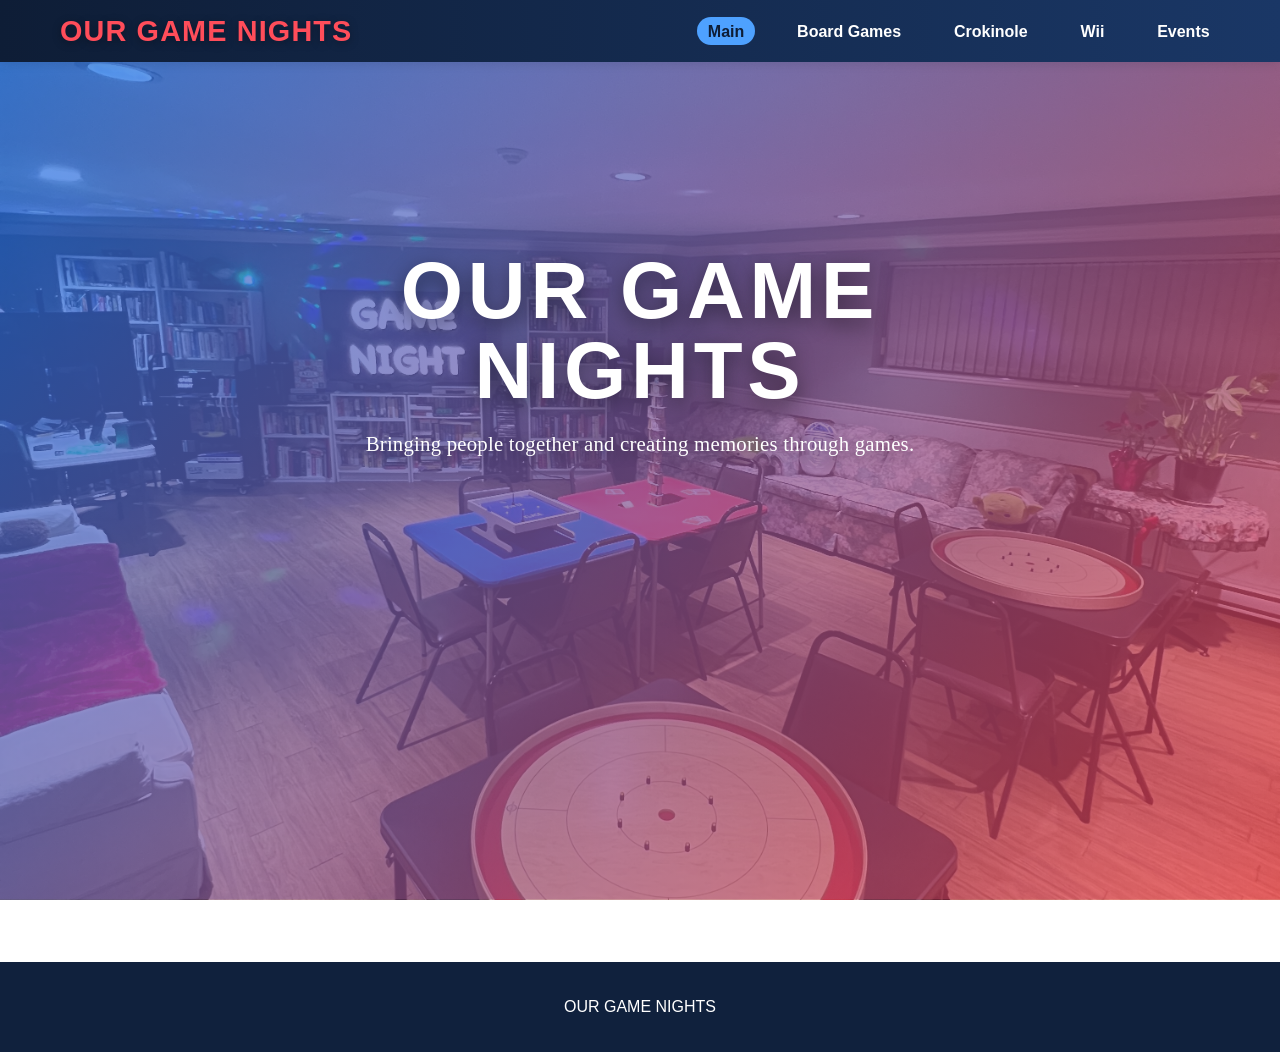
<file: index.html>
<!DOCTYPE html>
<html lang="en">
<head>
    <meta charset="UTF-8">
    <meta name="viewport" content="width=device-width, initial-scale=1.0">
    <meta name="description" content="Game Night Guide with board games, Crokinole, Wii setup, and upcoming night activities.">
    <meta name="referrer" content="strict-origin-when-cross-origin">
    <title>OUR GAME NIGHTS</title>
    <link rel="preload" as="image" href="images/gnmain.jpg" fetchpriority="high">
    <link rel="stylesheet" href="styles.css">
</head>
<body>
    <nav class="navbar">
        <div class="container">
            <a href="index.html" class="nav-brand" tabindex="0">OUR GAME NIGHTS</a>
            <ul class="nav-links">
                <li><a href="index.html" class="active">Main</a></li>
                <li><a href="boardgames.html">Board Games</a></li>
                <li><a href="crokinole.html">Crokinole</a></li>
                <li><a href="wii.html">Wii</a></li>
                <li><a href="8.html">Events</a></li>
            </ul>
        </div>
    </nav>

    <header class="hero">
        <div class="hero-content">
            <article class="main-info-card">
                <h1>OUR GAME NIGHTS</h1>
                <p class="letter-line">Bringing people together and creating memories through games.</p>
            </article>
        </div>
    </header>

    <footer class="footer">
        <div class="container">
                <p>OUR GAME NIGHTS</p>
        </div>
    </footer>
</body>
</html>
</file>
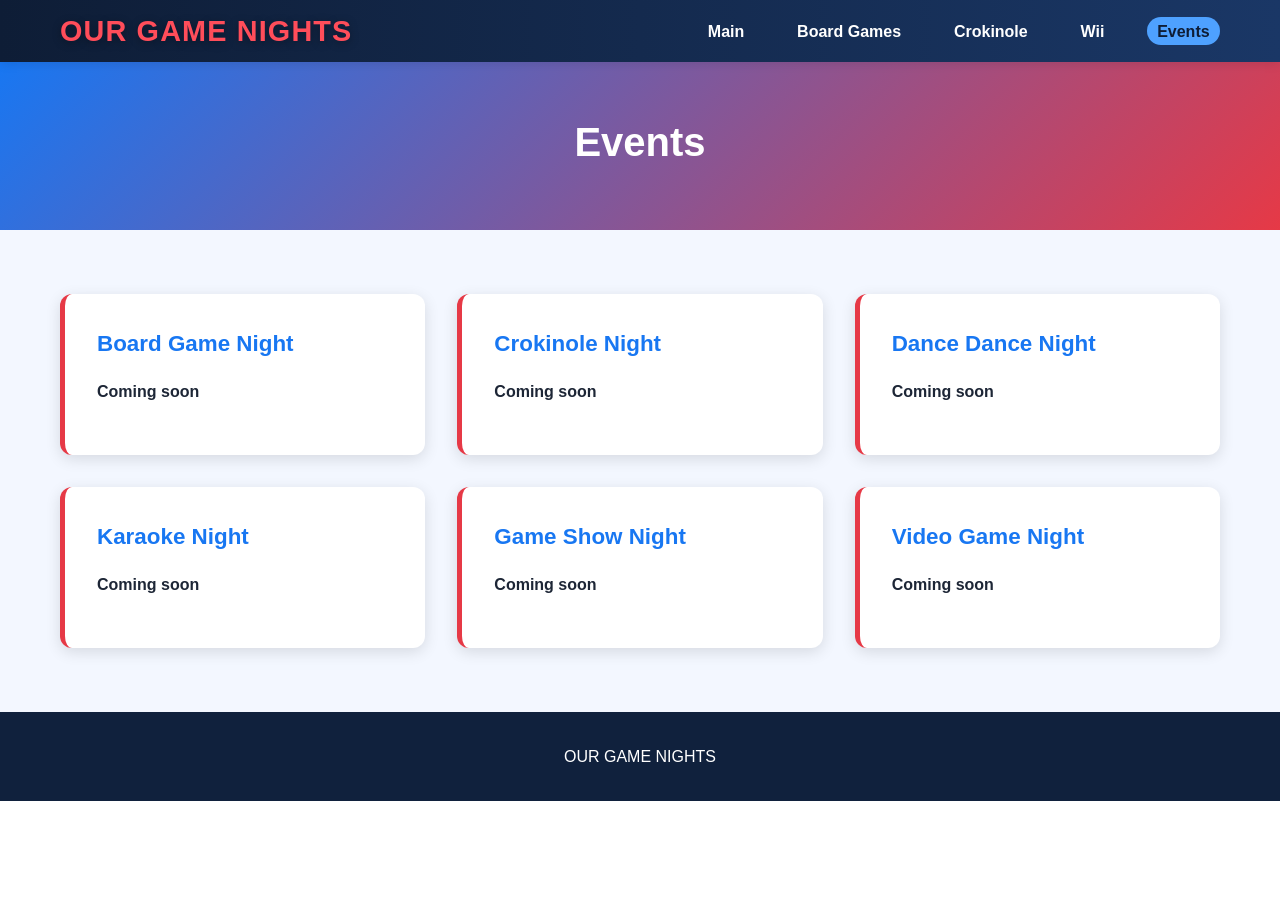
<file: 8.html>
<!DOCTYPE html>
<html lang="en">
<head>
    <meta charset="UTF-8">
    <meta name="viewport" content="width=device-width, initial-scale=1.0">
    <meta name="description" content="Upcoming and optional game night events with status updates.">
    <meta name="referrer" content="strict-origin-when-cross-origin">
    <title>Events - OUR GAME NIGHTS</title>
    <link rel="stylesheet" href="styles.css">
</head>
<body>
    <nav class="navbar">
        <div class="container">
            <a href="index.html" class="nav-brand" tabindex="0">OUR GAME NIGHTS</a>
            <ul class="nav-links">
                <li><a href="index.html">Main</a></li>
                <li><a href="boardgames.html">Board Games</a></li>
                <li><a href="crokinole.html">Crokinole</a></li>
                <li><a href="wii.html">Wii</a></li>
                <li><a href="8.html" class="active">Events</a></li>
            </ul>
        </div>
    </nav>

    <div class="page-header">
        <h1>Events</h1>
    </div>

    <section class="upcoming-events-section">
        <div class="container">
            <div class="events-cards">
                <article class="event-card-2030">
                    <h3>Board Game Night</h3>
                    <p class="event-description"><strong>Coming soon</strong></p>
                </article>
                <article class="event-card-2030">
                    <h3>Crokinole Night</h3>
                    <p class="event-description"><strong>Coming soon</strong></p>
                </article>
                <article class="event-card-2030">
                    <h3>Dance Dance Night</h3>
                    <p class="event-description"><strong>Coming soon</strong></p>
                </article>
                <article class="event-card-2030">
                    <h3>Karaoke Night</h3>
                    <p class="event-description"><strong>Coming soon</strong></p>
                </article>
                <article class="event-card-2030">
                    <h3>Game Show Night</h3>
                    <p class="event-description"><strong>Coming soon</strong></p>
                </article>
                <article class="event-card-2030">
                    <h3>Video Game Night</h3>
                    <p class="event-description"><strong>Coming soon</strong></p>
                </article>
            </div>
        </div>
    </section>

    <footer class="footer">
        <div class="container">
                <p>OUR GAME NIGHTS</p>
        </div>
    </footer>
</body>
</html>
</file>
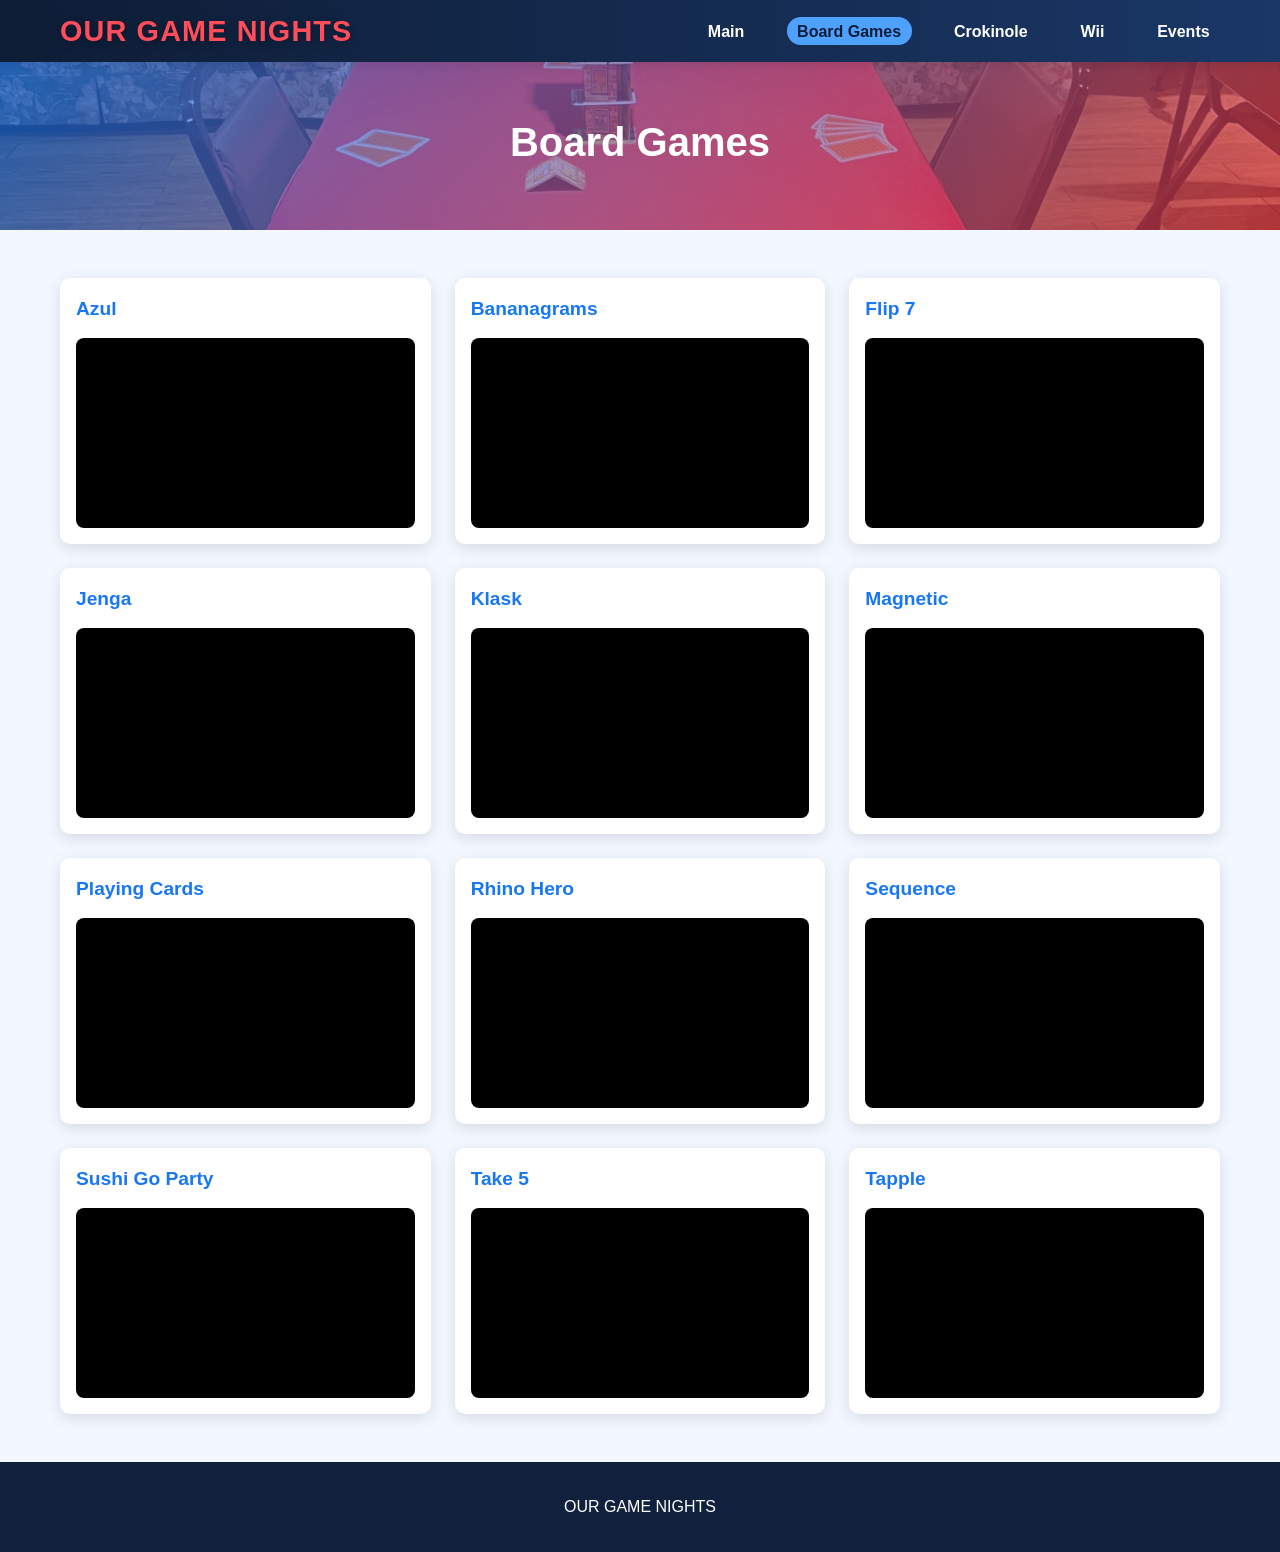
<file: boardgames.html>
<!DOCTYPE html>
<html lang="en">
<head>
    <meta charset="UTF-8">
    <meta name="viewport" content="width=device-width, initial-scale=1.0">
    <meta name="description" content="Board game tutorials and quick info videos for game night activities.">
    <meta name="referrer" content="strict-origin-when-cross-origin">
    <title>Board Games - OUR GAME NIGHTS</title>
    <link rel="stylesheet" href="styles.css">
</head>
<body>
    <nav class="navbar">
        <div class="container">
            <a href="index.html" class="nav-brand" tabindex="0">OUR GAME NIGHTS</a>
            <ul class="nav-links">
                <li><a href="index.html">Main</a></li>
                <li><a href="boardgames.html" class="active">Board Games</a></li>
                <li><a href="crokinole.html">Crokinole</a></li>
                <li><a href="wii.html">Wii</a></li>
                <li><a href="8.html">Events</a></li>
            </ul>
        </div>
    </nav>

    <div class="page-header page-header-boardgames">
        <h1>Board Games</h1>
    </div>

    <section class="tutorial-section">
        <div class="container">
            <div class="video-grid">
                <article class="video-card">
                    <h2>Azul</h2>
                    <div class="video-frame">
                        <iframe src="https://www.youtube-nocookie.com/embed/193R2h2M3Yk" title="Azul Info Video" loading="lazy" allow="accelerometer; autoplay; clipboard-write; encrypted-media; gyroscope; picture-in-picture; web-share" referrerpolicy="strict-origin-when-cross-origin" allowfullscreen></iframe>
                    </div>
                </article>

                <article class="video-card">
                    <h2>Bananagrams</h2>
                    <div class="video-frame">
                        <iframe src="https://www.youtube-nocookie.com/embed/EbjlKNBv_cA" title="Bananagrams Info Video" loading="lazy" allow="accelerometer; autoplay; clipboard-write; encrypted-media; gyroscope; picture-in-picture; web-share" referrerpolicy="strict-origin-when-cross-origin" allowfullscreen></iframe>
                    </div>
                </article>

                <article class="video-card">
                    <h2>Flip 7</h2>
                    <div class="video-frame">
                        <iframe src="https://www.youtube-nocookie.com/embed/kOrwfiQLK_I" title="Flip 7 Info Video" loading="lazy" allow="accelerometer; autoplay; clipboard-write; encrypted-media; gyroscope; picture-in-picture; web-share" referrerpolicy="strict-origin-when-cross-origin" allowfullscreen></iframe>
                    </div>
                </article>

                <article class="video-card">
                    <h2>Jenga</h2>
                    <div class="video-frame">
                        <iframe src="https://www.youtube-nocookie.com/embed/HqVI1YX0wcQ" title="Jenga Info Video" loading="lazy" allow="accelerometer; autoplay; clipboard-write; encrypted-media; gyroscope; picture-in-picture; web-share" referrerpolicy="strict-origin-when-cross-origin" allowfullscreen></iframe>
                    </div>
                </article>

                <article class="video-card">
                    <h2>Klask</h2>
                    <div class="video-frame">
                        <iframe src="https://www.youtube-nocookie.com/embed/6NLPl1vfyYU" title="Klask Info Video" loading="lazy" allow="accelerometer; autoplay; clipboard-write; encrypted-media; gyroscope; picture-in-picture; web-share" referrerpolicy="strict-origin-when-cross-origin" allowfullscreen></iframe>
                    </div>
                </article>

                <article class="video-card">
                    <h2>Magnetic</h2>
                    <div class="video-frame">
                        <iframe src="https://www.youtube-nocookie.com/embed/qusukAmxoNQ" title="Magnetic Info Video" loading="lazy" allow="accelerometer; autoplay; clipboard-write; encrypted-media; gyroscope; picture-in-picture; web-share" referrerpolicy="strict-origin-when-cross-origin" allowfullscreen></iframe>
                    </div>
                </article>

                <article class="video-card">
                    <h2>Playing Cards</h2>
                    <div class="video-frame">
                        <iframe src="https://www.youtube-nocookie.com/embed/U28DKiVQpVM" title="Playing Cards Info Video" loading="lazy" allow="accelerometer; autoplay; clipboard-write; encrypted-media; gyroscope; picture-in-picture; web-share" referrerpolicy="strict-origin-when-cross-origin" allowfullscreen></iframe>
                    </div>
                </article>

                <article class="video-card">
                    <h2>Rhino Hero</h2>
                    <div class="video-frame">
                        <iframe src="https://www.youtube-nocookie.com/embed/dOfLs88y87I" title="Rhino Hero Info Video" loading="lazy" allow="accelerometer; autoplay; clipboard-write; encrypted-media; gyroscope; picture-in-picture; web-share" referrerpolicy="strict-origin-when-cross-origin" allowfullscreen></iframe>
                    </div>
                </article>

                <article class="video-card">
                    <h2>Sequence</h2>
                    <div class="video-frame">
                        <iframe src="https://www.youtube-nocookie.com/embed/c32cx-oZux8" title="Sequence Info Video" loading="lazy" allow="accelerometer; autoplay; clipboard-write; encrypted-media; gyroscope; picture-in-picture; web-share" referrerpolicy="strict-origin-when-cross-origin" allowfullscreen></iframe>
                    </div>
                </article>

                <article class="video-card">
                    <h2>Sushi Go Party</h2>
                    <div class="video-frame">
                        <iframe src="https://www.youtube-nocookie.com/embed/uSN0NoaeNbk" title="Sushi Go Party Info Video" loading="lazy" allow="accelerometer; autoplay; clipboard-write; encrypted-media; gyroscope; picture-in-picture; web-share" referrerpolicy="strict-origin-when-cross-origin" allowfullscreen></iframe>
                    </div>
                </article>

                <article class="video-card">
                    <h2>Take 5</h2>
                    <div class="video-frame">
                        <iframe src="https://www.youtube-nocookie.com/embed/_BMP2Zgn_aY" title="Take 5 Info Video" loading="lazy" allow="accelerometer; autoplay; clipboard-write; encrypted-media; gyroscope; picture-in-picture; web-share" referrerpolicy="strict-origin-when-cross-origin" allowfullscreen></iframe>
                    </div>
                </article>

                <article class="video-card">
                    <h2>Tapple</h2>
                    <div class="video-frame">
                        <iframe src="https://www.youtube-nocookie.com/embed/N_YlG_FsWps" title="Tapple Info Video" loading="lazy" allow="accelerometer; autoplay; clipboard-write; encrypted-media; gyroscope; picture-in-picture; web-share" referrerpolicy="strict-origin-when-cross-origin" allowfullscreen></iframe>
                    </div>
                </article>
            </div>
        </div>
    </section>

    <footer class="footer">
        <div class="container">
                <p>OUR GAME NIGHTS</p>
        </div>
    </footer>
</body>
</html>
</file>
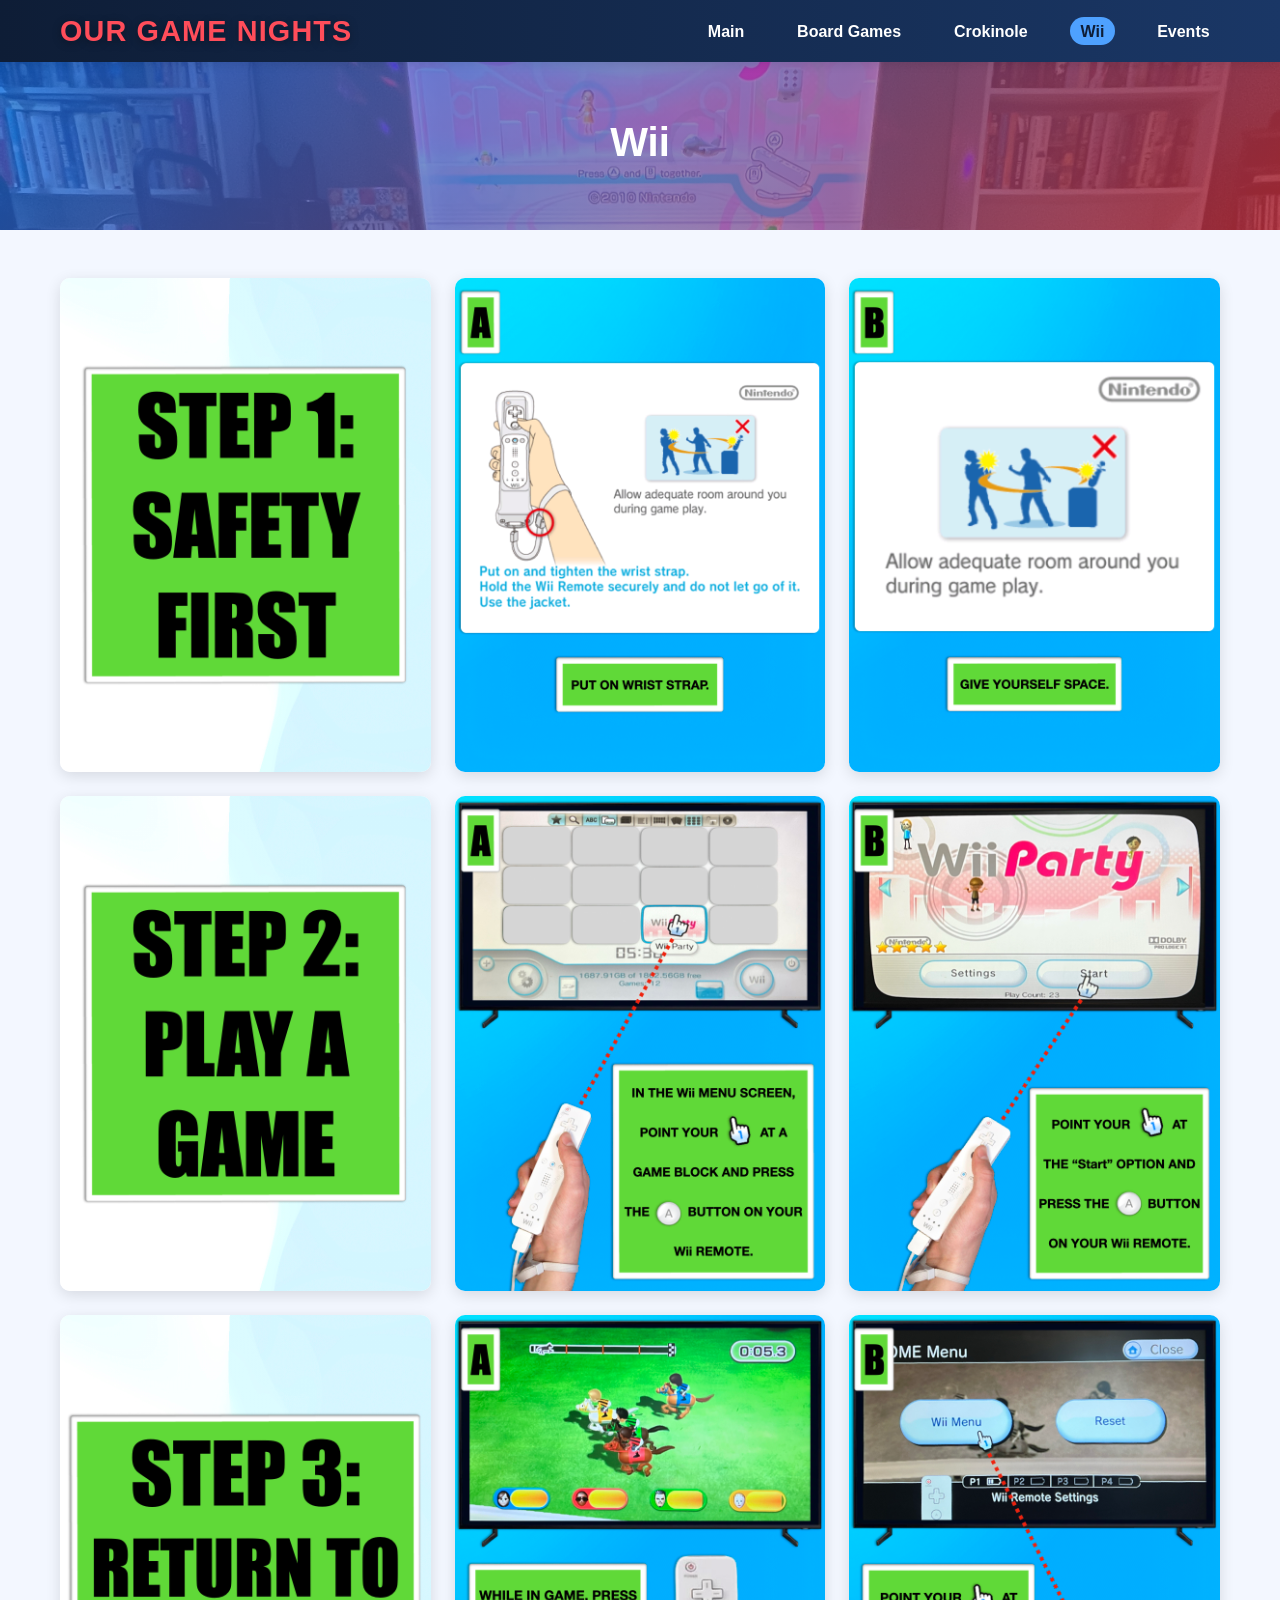
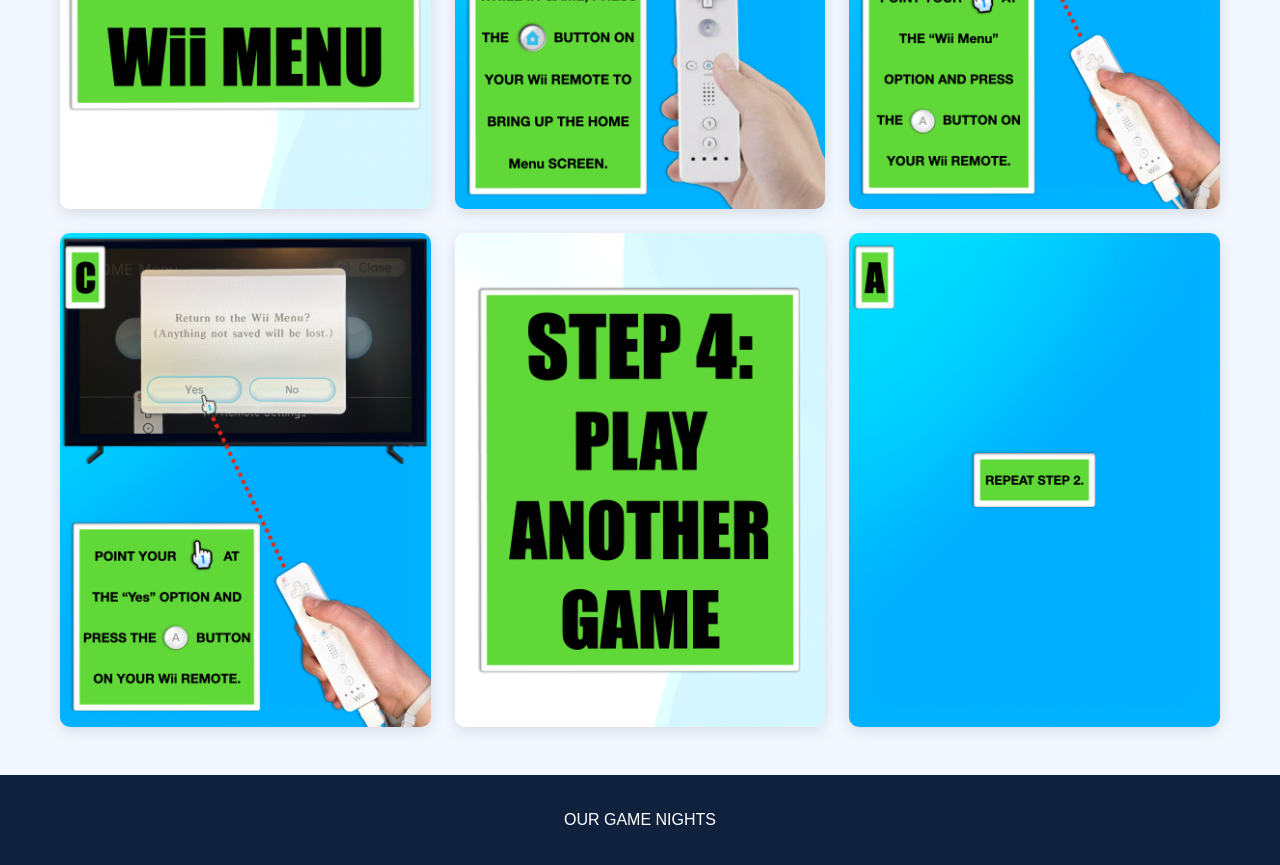
<file: wii.html>
<!DOCTYPE html>
<html lang="en">
<head>
    <meta charset="UTF-8">
    <meta name="viewport" content="width=device-width, initial-scale=1.0">
    <meta name="description" content="Wii setup and tutorial guide with step-by-step images for game night.">
    <meta name="referrer" content="strict-origin-when-cross-origin">
    <title>Wii - OUR GAME NIGHTS</title>
    <link rel="stylesheet" href="styles.css">
</head>
<body>
    <nav class="navbar">
        <div class="container">
            <a href="index.html" class="nav-brand" tabindex="0">OUR GAME NIGHTS</a>
            <ul class="nav-links">
                <li><a href="index.html">Main</a></li>
                <li><a href="boardgames.html">Board Games</a></li>
                <li><a href="crokinole.html">Crokinole</a></li>
                <li><a href="wii.html" class="active">Wii</a></li>
                <li><a href="8.html">Events</a></li>
            </ul>
        </div>
    </nav>

    <div class="page-header page-header-wii">
        <h1>Wii</h1>
    </div>

    <section class="tutorial-section">
        <div class="container">
            <div class="tutorial-grid">
                <div class="tutorial-image">
                    <img src="images/wii/2wii.jpeg" alt="Wii Tutorial Step 2" loading="lazy" decoding="async">
                </div>
                <div class="tutorial-image">
                    <img src="images/wii/3wii.jpeg" alt="Wii Tutorial Step 3" loading="lazy" decoding="async">
                </div>
                <div class="tutorial-image">
                    <img src="images/wii/4wii.jpeg" alt="Wii Tutorial Step 4" loading="lazy" decoding="async">
                </div>
                <div class="tutorial-image">
                    <img src="images/wii/5wii.jpeg" alt="Wii Tutorial Step 5" loading="lazy" decoding="async">
                </div>
                <div class="tutorial-image">
                    <img src="images/wii/6wii.jpeg" alt="Wii Tutorial Step 6" loading="lazy" decoding="async">
                </div>
                <div class="tutorial-image">
                    <img src="images/wii/7wii.jpeg" alt="Wii Tutorial Step 7" loading="lazy" decoding="async">
                </div>
                <div class="tutorial-image">
                    <img src="images/wii/8wii.jpeg" alt="Wii Tutorial Step 8" loading="lazy" decoding="async">
                </div>
                <div class="tutorial-image">
                    <img src="images/wii/9wii.jpeg" alt="Wii Tutorial Step 9" loading="lazy" decoding="async">
                </div>
                <div class="tutorial-image">
                    <img src="images/wii/10wii.jpeg" alt="Wii Tutorial Step 10" loading="lazy" decoding="async">
                </div>
                <div class="tutorial-image">
                    <img src="images/wii/11wii.jpeg" alt="Wii Tutorial Step 11" loading="lazy" decoding="async">
                </div>
                <div class="tutorial-image">
                    <img src="images/wii/12wii.jpeg" alt="Wii Tutorial Step 12" loading="lazy" decoding="async">
                </div>
                <div class="tutorial-image">
                    <img src="images/wii/13wii.jpeg" alt="Wii Tutorial Step 13" loading="lazy" decoding="async">
                </div>
            </div>
        </div>
    </section>

    <footer class="footer">
        <div class="container">
                <p>OUR GAME NIGHTS</p>
        </div>
    </footer>
</body>
</html>
</file>
<file: styles.css>
/* ============================================
   GAME NIGHT - Global Styles
   ============================================ */

* {
    margin: 0;
    padding: 0;
    box-sizing: border-box;
}

:root {
    --primary-color: #1877f2;
    --secondary-color: #e63946;
    --accent-color: #4ea1ff;
    --dark-bg: #10213d;
    --light-bg: #f3f7ff;
    --text-dark: #1d2636;
    --text-light: #4c5a70;
    --border-color: #d4ddee;
    --shadow: 0 2px 10px rgba(0, 0, 0, 0.1);
    --shadow-lg: 0 8px 20px rgba(0, 0, 0, 0.15);
}

html {
    scroll-behavior: smooth;
}

body {
    font-family: 'Segoe UI', Tahoma, Geneva, Verdana, sans-serif;
    line-height: 1.6;
    color: var(--text-dark);
    background-color: #fff;
}

.container {
    max-width: 1200px;
    margin: 0 auto;
    padding: 0 20px;
}

/* ============================================
   NAVIGATION
   ============================================ */

.navbar {
    background: linear-gradient(90deg, #0e1d36 0%, #1a3766 100%);
    color: white;
    padding: 1rem 0;
    position: sticky;
    top: 0;
    z-index: 1000;
    box-shadow: var(--shadow);
}

.navbar .container {
    display: flex;
    justify-content: space-between;
    align-items: center;
}

.nav-brand {
    font-size: 1.8rem;
    font-weight: 800;
    letter-spacing: 0.04em;
    color: #ff4d5a;
    text-shadow: 0 2px 8px rgba(0, 0, 0, 0.35);
    text-decoration: none;
    display: inline-block;
    line-height: 1.05;
}

.brand-break {
    display: none;
}

.nav-links {
    display: flex;
    list-style: none;
    gap: 2rem;
}

.nav-links a {
    color: white;
    text-decoration: none !important;
    transition: all 0.25s ease;
    font-weight: 600;
    padding: 0.35rem 0.65rem;
    border-radius: 999px;
    white-space: nowrap;
}

.nav-links a:hover,
.nav-links a.active {
    color: #0e1d36;
    background-color: var(--accent-color);
}

/* ============================================
   BUTTONS
   ============================================ */

.btn {
    display: inline-block;
    padding: 0.75rem 1.5rem;
    border: none;
    border-radius: 5px;
    text-decoration: none;
    cursor: pointer;
    font-weight: 600;
    transition: all 0.3s ease;
    font-size: 0.92rem;
}

.btn-primary {
    background-color: var(--primary-color);
    color: white;
}

.btn-primary:hover {
    background-color: #5a52d5;
    transform: translateY(-2px);
    box-shadow: var(--shadow-lg);
}

.btn-secondary {
    background-color: var(--secondary-color);
    color: white;
}

.btn-secondary:hover {
    background-color: #ff5252;
    transform: translateY(-2px);
    box-shadow: var(--shadow-lg);
}

/* ============================================
   HERO SECTION
   ============================================ */

.hero {
    background: linear-gradient(135deg, rgba(24, 119, 242, 0.72), rgba(230, 57, 70, 0.72)), url('images/gnmain.jpg');
    background-size: cover;
    background-position: center;
    background-attachment: fixed;
    color: white;
    padding: 0;
    text-align: center;
    min-height: 100vh;
    display: flex;
    align-items: center;
    justify-content: center;
}

.hero-content h1 {
    font-size: 3rem;
    margin-bottom: 1rem;
    animation: fadeInUp 0.8s ease;
}

.hero-content {
    transform: translateY(-16vh);
}

.main-info-card {
    max-width: 760px;
    background: transparent;
    color: #ffffff;
    border: none;
    border-radius: 0;
    padding: 2rem 2rem 1.6rem;
    box-shadow: none;
}

.main-info-card h1 {
    color: #ffffff;
    letter-spacing: 0.06em;
    font-size: clamp(2.4rem, 8vw, 5rem);
    margin-bottom: 0.6rem;
    line-height: 1;
    text-shadow: 0 6px 20px rgba(0, 0, 0, 0.45);
}

.letter-line {
    font-family: 'Palatino Linotype', 'Book Antiqua', Palatino, serif;
    font-size: clamp(1.1rem, 2.4vw, 1.45rem);
    line-height: 1.6;
    letter-spacing: 0.01em;
    margin: 1rem auto 0;
    max-width: 58ch;
    text-shadow: 0 4px 16px rgba(0, 0, 0, 0.42);
}

.hero-content p {
    font-size: 1.3rem;
    margin-bottom: 2rem;
    animation: fadeInUp 1s ease;
}

.event-date-label {
    font-size: clamp(1.5rem, 4.2vw, 2.6rem);
    font-weight: 800;
    letter-spacing: 0.05em;
    text-transform: uppercase;
    margin-bottom: 0 !important;
    background: linear-gradient(90deg, #b70f26, #e63946);
    color: white;
    border-radius: 999px;
    border: 2px solid rgba(255, 255, 255, 0.85);
    box-shadow: 0 8px 24px rgba(0, 0, 0, 0.35);
    padding: 0.7rem 1.2rem;
    display: inline-block;
    margin-top: 0.6rem;
}

.hero-content .btn {
    animation: fadeInUp 1.2s ease;
}

@keyframes fadeInUp {
    from {
        opacity: 0;
        transform: translateY(30px);
    }
    to {
        opacity: 1;
        transform: translateY(0);
    }
}

/* ============================================
   PAGE HEADER
   ============================================ */

.page-header {
    background: linear-gradient(135deg, var(--primary-color), var(--secondary-color));
    color: white;
    padding: 3rem 2rem;
    text-align: center;
}

.page-header h1 {
    font-size: 2.5rem;
    margin-bottom: 0.5rem;
}

.page-header p {
    font-size: 1.2rem;
    opacity: 0.95;
}

.page-header-crokinole {
    background: linear-gradient(135deg, rgba(24, 119, 242, 0.68), rgba(230, 57, 70, 0.68)), url('images/crokmain.jpg');
    background-size: cover;
    background-position: center 30%;
}

.page-header-boardgames {
    background: linear-gradient(135deg, rgba(24, 119, 242, 0.68), rgba(230, 57, 70, 0.68)), url('images/bgmain.jpg');
    background-size: cover;
    background-position: center 50%;
}

.page-header-wii {
    background: linear-gradient(135deg, rgba(24, 119, 242, 0.68), rgba(230, 57, 70, 0.68)), url('images/wiimain.jpg');
    background-size: cover;
    background-position: center 30%;
}

/* ============================================
   UPCOMING EVENTS 2030 SECTION
   ============================================ */

.upcoming-events-section {
    padding: 4rem 2rem;
    background-color: var(--light-bg);
}

.upcoming-events-section h2 {
    text-align: center;
    font-size: 2.5rem;
    margin-bottom: 3rem;
    color: var(--text-dark);
}

.events-cards {
    display: grid;
    grid-template-columns: repeat(auto-fit, minmax(280px, 1fr));
    gap: 2rem;
    max-width: 1200px;
    margin: 0 auto;
}

.event-card-2030 {
    background: white;
    padding: 2rem;
    border-radius: 12px;
    box-shadow: 0 4px 15px rgba(0, 0, 0, 0.12);
    border-left: 5px solid var(--secondary-color);
    transition: all 0.3s ease;
}

.event-card-2030:hover {
    transform: translateY(-5px);
    box-shadow: 0 8px 25px rgba(0, 0, 0, 0.18);
}

.event-card-2030 h3 {
    color: var(--primary-color);
    font-size: 1.4rem;
    margin-bottom: 0.8rem;
}

.player-count {
    display: inline-block;
    background: linear-gradient(90deg, var(--primary-color), var(--secondary-color));
    color: white;
    padding: 0.5rem 1rem;
    border-radius: 999px;
    font-weight: 700;
    font-size: 0.95rem;
    margin-bottom: 1rem;
}

.event-description {
    color: var(--text-light);
    line-height: 1.8;
}

/* ============================================
   FEATURES SECTION
   ============================================ */

.features {
    padding: 4rem 2rem;
    background-color: var(--light-bg);
}

.features h2 {
    text-align: center;
    font-size: 2.5rem;
    margin-bottom: 3rem;
    color: var(--text-dark);
}

.features-grid {
    display: grid;
    grid-template-columns: repeat(auto-fit, minmax(250px, 1fr));
    gap: 2rem;
}

.feature-card {
    background: white;
    padding: 2rem;
    border-radius: 10px;
    text-align: center;
    box-shadow: var(--shadow);
    transition: all 0.3s ease;
}

.feature-card:hover {
    transform: translateY(-10px);
    box-shadow: var(--shadow-lg);
}

.feature-icon {
    font-size: 3rem;
    margin-bottom: 1rem;
}

.feature-card h3 {
    font-size: 1.3rem;
    margin-bottom: 1rem;
    color: var(--primary-color);
}

.feature-card p {
    color: var(--text-light);
}

/* ============================================
   UPCOMING EVENTS SECTION
   ============================================ */

.upcoming {
    padding: 4rem 2rem;
}

.upcoming h2 {
    text-align: center;
    font-size: 2.5rem;
    margin-bottom: 3rem;
    color: var(--text-dark);
}

.events-preview {
    display: grid;
    grid-template-columns: repeat(auto-fit, minmax(300px, 1fr));
    gap: 2rem;
}

.event-card {
    background: white;
    padding: 2rem;
    border-radius: 10px;
    border-left: 5px solid var(--primary-color);
    box-shadow: var(--shadow);
    transition: all 0.3s ease;
}

.event-card:hover {
    transform: translateY(-5px);
    box-shadow: var(--shadow-lg);
}

.event-card h3 {
    color: var(--primary-color);
    font-size: 1.5rem;
    margin-bottom: 1rem;
}

.event-card p {
    margin-bottom: 0.8rem;
    color: var(--text-light);
}

/* ============================================
   EVENTS SECTION
   ============================================ */

.events-section {
    padding: 3rem 2rem;
}

.events-list {
    max-width: 900px;
    margin: 0 auto;
}

.event-detail {
    display: flex;
    gap: 2rem;
    margin-bottom: 3rem;
    background: white;
    padding: 2rem;
    border-radius: 10px;
    box-shadow: var(--shadow);
    transition: all 0.3s ease;
}

.event-detail:hover {
    box-shadow: var(--shadow-lg);
    transform: translateX(5px);
}

.event-date {
    background: linear-gradient(135deg, var(--primary-color), var(--secondary-color));
    color: white;
    padding: 1.5rem;
    border-radius: 10px;
    min-width: 100px;
    text-align: center;
    font-weight: bold;
    font-size: 1.1rem;
    height: fit-content;
}

.event-info h2 {
    color: var(--primary-color);
    margin-bottom: 1rem;
    font-size: 1.8rem;
}

.event-time,
.event-location {
    color: var(--text-light);
    margin-bottom: 0.5rem;
    font-weight: 500;
}

.event-description {
    margin: 1rem 0;
    color: var(--text-dark);
    line-height: 1.8;
}

.event-details {
    display: flex;
    gap: 1rem;
    margin: 1.5rem 0;
    flex-wrap: wrap;
}

.badge {
    display: inline-block;
    background-color: var(--accent-color);
    color: var(--dark-bg);
    padding: 0.5rem 1rem;
    border-radius: 20px;
    font-size: 0.9rem;
    font-weight: 600;
}

/* ============================================
   ABOUT SECTION
   ============================================ */

.about-section {
    padding: 4rem 2rem;
    max-width: 900px;
    margin: 0 auto;
}

.about-content h2 {
    color: var(--primary-color);
    font-size: 2rem;
    margin-top: 2rem;
    margin-bottom: 1rem;
}

.about-content p {
    line-height: 1.8;
    color: var(--text-dark);
    margin-bottom: 1.5rem;
}

.about-list {
    list-style: none;
    margin-bottom: 2rem;
}

.about-list li {
    padding: 0.8rem 0;
    color: var(--text-dark);
    font-size: 1.1rem;
}

.why-grid {
    display: grid;
    grid-template-columns: repeat(auto-fit, minmax(250px, 1fr));
    gap: 2rem;
    margin: 2rem 0;
}

.why-card {
    background: var(--light-bg);
    padding: 2rem;
    border-radius: 10px;
    border-left: 5px solid var(--secondary-color);
}

.why-card h3 {
    color: var(--secondary-color);
    margin-bottom: 1rem;
}

.why-card p {
    color: var(--text-light);
}

.impact-list {
    list-style: none;
    margin-bottom: 2rem;
}

.impact-list li {
    padding: 0.8rem 0;
    color: var(--text-dark);
    font-size: 1.1rem;
}

/* ============================================
   TEAM SECTION
   ============================================ */

.team-section {
    padding: 4rem 2rem;
    background-color: var(--light-bg);
}

.team-section h2 {
    text-align: center;
    font-size: 2.5rem;
    margin-bottom: 1rem;
    color: var(--text-dark);
}

.team-section > .container > p {
    text-align: center;
    margin-bottom: 3rem;
    color: var(--text-light);
}

.team-grid {
    display: grid;
    grid-template-columns: repeat(auto-fit, minmax(200px, 1fr));
    gap: 2rem;
}

.team-member {
    background: white;
    padding: 2rem;
    border-radius: 10px;
    text-align: center;
    box-shadow: var(--shadow);
    transition: all 0.3s ease;
}

.team-member:hover {
    transform: translateY(-10px);
    box-shadow: var(--shadow-lg);
}

.member-avatar {
    font-size: 4rem;
    margin-bottom: 1rem;
}

.team-member h3 {
    color: var(--primary-color);
    margin-bottom: 0.5rem;
}

.team-member p {
    color: var(--text-light);
}

/* ============================================
   CONTACT SECTION
   ============================================ */

.contact-section {
    padding: 4rem 2rem;
}

.contact-grid {
    display: grid;
    grid-template-columns: 1fr 1fr;
    gap: 3rem;
    max-width: 1000px;
    margin: 0 auto;
}

.contact-info h2,
.contact-form h2 {
    color: var(--primary-color);
    margin-bottom: 2rem;
    font-size: 1.8rem;
}

.info-card {
    background: var(--light-bg);
    padding: 1.5rem;
    border-radius: 10px;
    margin-bottom: 1.5rem;
    border-left: 5px solid var(--secondary-color);
}

.info-card h3 {
    color: var(--secondary-color);
    margin-bottom: 0.5rem;
}

.info-card a {
    color: var(--primary-color);
    text-decoration: none;
}

.info-card a:hover {
    text-decoration: underline;
}

/* ============================================
   FORM STYLES
   ============================================ */

.form-group {
    margin-bottom: 1.5rem;
}

.form-group label {
    display: block;
    margin-bottom: 0.5rem;
    font-weight: 600;
    color: var(--text-dark);
}

.form-group input,
.form-group select,
.form-group textarea {
    width: 100%;
    padding: 0.75rem;
    border: 2px solid var(--border-color);
    border-radius: 5px;
    font-family: inherit;
    font-size: 1rem;
    transition: border-color 0.3s ease;
}

.form-group input:focus,
.form-group select:focus,
.form-group textarea:focus {
    outline: none;
    border-color: var(--primary-color);
}

.form-group textarea {
    resize: vertical;
}

/* ============================================
   FAQ SECTION
   ============================================ */

.faq-section {
    padding: 4rem 2rem;
    background-color: var(--light-bg);
}

.faq-section h2 {
    text-align: center;
    font-size: 2.5rem;
    margin-bottom: 3rem;
    color: var(--text-dark);
}

.faq-grid {
    display: grid;
    grid-template-columns: repeat(auto-fit, minmax(300px, 1fr));
    gap: 2rem;
    max-width: 1000px;
    margin: 0 auto;
}

.faq-card {
    background: white;
    padding: 2rem;
    border-radius: 10px;
    box-shadow: var(--shadow);
    border-left: 5px solid var(--primary-color);
}

.faq-card h3 {
    color: var(--primary-color);
    margin-bottom: 1rem;
}

.faq-card p {
    color: var(--text-light);
    line-height: 1.8;
}

/* ============================================
   CTA SECTION
   ============================================ */

.cta-section {
    padding: 3rem 2rem;
    background: linear-gradient(135deg, var(--primary-color), var(--secondary-color));
    color: white;
    text-align: center;
}

.cta-section h2 {
    font-size: 2rem;
    margin-bottom: 1rem;
}

.cta-section p {
    font-size: 1.2rem;
    margin-bottom: 2rem;
}

/* ============================================
   FOOTER
   ============================================ */

.footer {
    background-color: var(--dark-bg);
    color: white;
    text-align: center;
    padding: 2rem;
}

/* ============================================
   TUTORIAL SECTION
   ============================================ */

.tutorial-section {
    padding: 3rem 2rem;
    background-color: var(--light-bg);
}

.tutorial-grid {
    display: grid;
    grid-template-columns: repeat(auto-fit, minmax(280px, 1fr));
    gap: 1.5rem;
    max-width: 1400px;
    margin: 0 auto;
}

.tutorial-image {
    background: white;
    border-radius: 10px;
    overflow: hidden;
    box-shadow: 0 4px 15px rgba(0, 0, 0, 0.12);
    transition: all 0.3s ease;
}

.tutorial-image:hover {
    transform: translateY(-8px);
    box-shadow: 0 8px 25px rgba(0, 0, 0, 0.18);
}

.tutorial-image img {
    width: 100%;
    height: auto;
    display: block;
}

.video-grid {
    display: grid;
    grid-template-columns: repeat(auto-fit, minmax(280px, 1fr));
    gap: 1.5rem;
    max-width: 1200px;
    margin: 0 auto;
}

.video-card {
    background: white;
    border-radius: 10px;
    box-shadow: 0 4px 15px rgba(0, 0, 0, 0.12);
    padding: 1rem;
}

.video-card h2 {
    color: var(--primary-color);
    font-size: 1.2rem;
    margin-bottom: 0.8rem;
}

.video-frame {
    position: relative;
    width: 100%;
    padding-top: 56.25%;
    border-radius: 8px;
    overflow: hidden;
    background: #000;
}

.video-frame iframe {
    position: absolute;
    top: 0;
    left: 0;
    width: 100%;
    height: 100%;
    border: 0;
}

.game-grid {
    display: grid;
    grid-template-columns: repeat(auto-fit, minmax(220px, 1fr));
    gap: 1.5rem;
    max-width: 1200px;
    margin: 0 auto;
}

.game-card {
    background: white;
    border-radius: 12px;
    overflow: hidden;
    box-shadow: 0 4px 15px rgba(0, 0, 0, 0.12);
    display: flex;
    flex-direction: column;
}

.game-cover {
    width: 100%;
    aspect-ratio: 4 / 5;
    object-fit: cover;
    display: block;
}

.game-link {
    display: block;
    text-align: center;
    text-decoration: none;
    color: white;
    background: linear-gradient(90deg, var(--primary-color), var(--secondary-color));
    padding: 0.75rem 0.8rem;
    font-weight: 700;
    transition: opacity 0.2s ease;
}

.game-link:hover {
    opacity: 0.9;
}

.footer a {
    color: var(--accent-color);
    text-decoration: none;
}

.footer a:hover {
    text-decoration: underline;
}

/* ============================================
   RESPONSIVE DESIGN
   ============================================ */

@media (max-width: 768px) {
    .navbar .container {
        flex-direction: column;
        gap: 0.7rem;
    }

    .nav-brand {
        font-size: 1.5rem;
        text-align: center;
    }

    .brand-break {
        display: block;
    }

    .nav-links {
        justify-content: center;
        flex-wrap: wrap;
        gap: 0.7rem;
        font-size: 0.95rem;
    }

    .nav-links a {
        font-size: 0.92rem;
        padding: 0.32rem 0.5rem;
    }

    .hero-content h1 {
        font-size: 2.4rem;
    }

    .hero-content {
        transform: translateY(-11vh);
    }

    .main-info-card {
        margin: 0 1rem;
        padding: 1.2rem;
    }

    .hero-content p {
        font-size: 1.22rem;
    }

    .event-date-label {
        font-size: 1.35rem;
        letter-spacing: 0.05em;
    }

    .features-grid,
    .events-preview,
    .team-grid,
    .faq-grid,
    .events-cards {
        grid-template-columns: 1fr;
    }

    .event-detail {
        flex-direction: column;
    }

    .event-date {
        min-width: unset;
    }

    .contact-grid {
        grid-template-columns: 1fr;
    }

    .page-header h1 {
        font-size: 2rem;
    }

    .features h2,
    .upcoming h2,
    .team-section h2,
    .faq-section h2,
    .upcoming-events-section h2 {
        font-size: 2rem;
    }

    .tutorial-grid {
        grid-template-columns: repeat(2, 1fr);
        gap: 1.2rem;
    }

    .video-grid {
        grid-template-columns: 1fr;
    }

    .game-grid {
        grid-template-columns: repeat(2, 1fr);
    }

}

@media (max-width: 480px) {
    .nav-brand {
        font-size: 1.45rem;
    }

    .nav-links {
        gap: 0.35rem;
        font-size: 0.9rem;
    }

    .nav-links a {
        font-size: 0.85rem;
        padding: 0.28rem 0.38rem;
    }

    .hero-content h1 {
        font-size: 2.3rem;
    }

    .hero-content {
        transform: translateY(-7vh);
    }

    .letter-line {
        font-size: 1.32rem;
        line-height: 1.5;
    }

    .hero-content p {
        font-size: 1.32rem;
    }

    .btn {
        padding: 0.6rem 1.2rem;
        font-size: 0.9rem;
    }

    .tutorial-grid {
        grid-template-columns: 1fr;
    }

    .game-grid {
        grid-template-columns: 1fr;
    }

    .events-cards {
        grid-template-columns: 1fr;
    }

}
</file>
